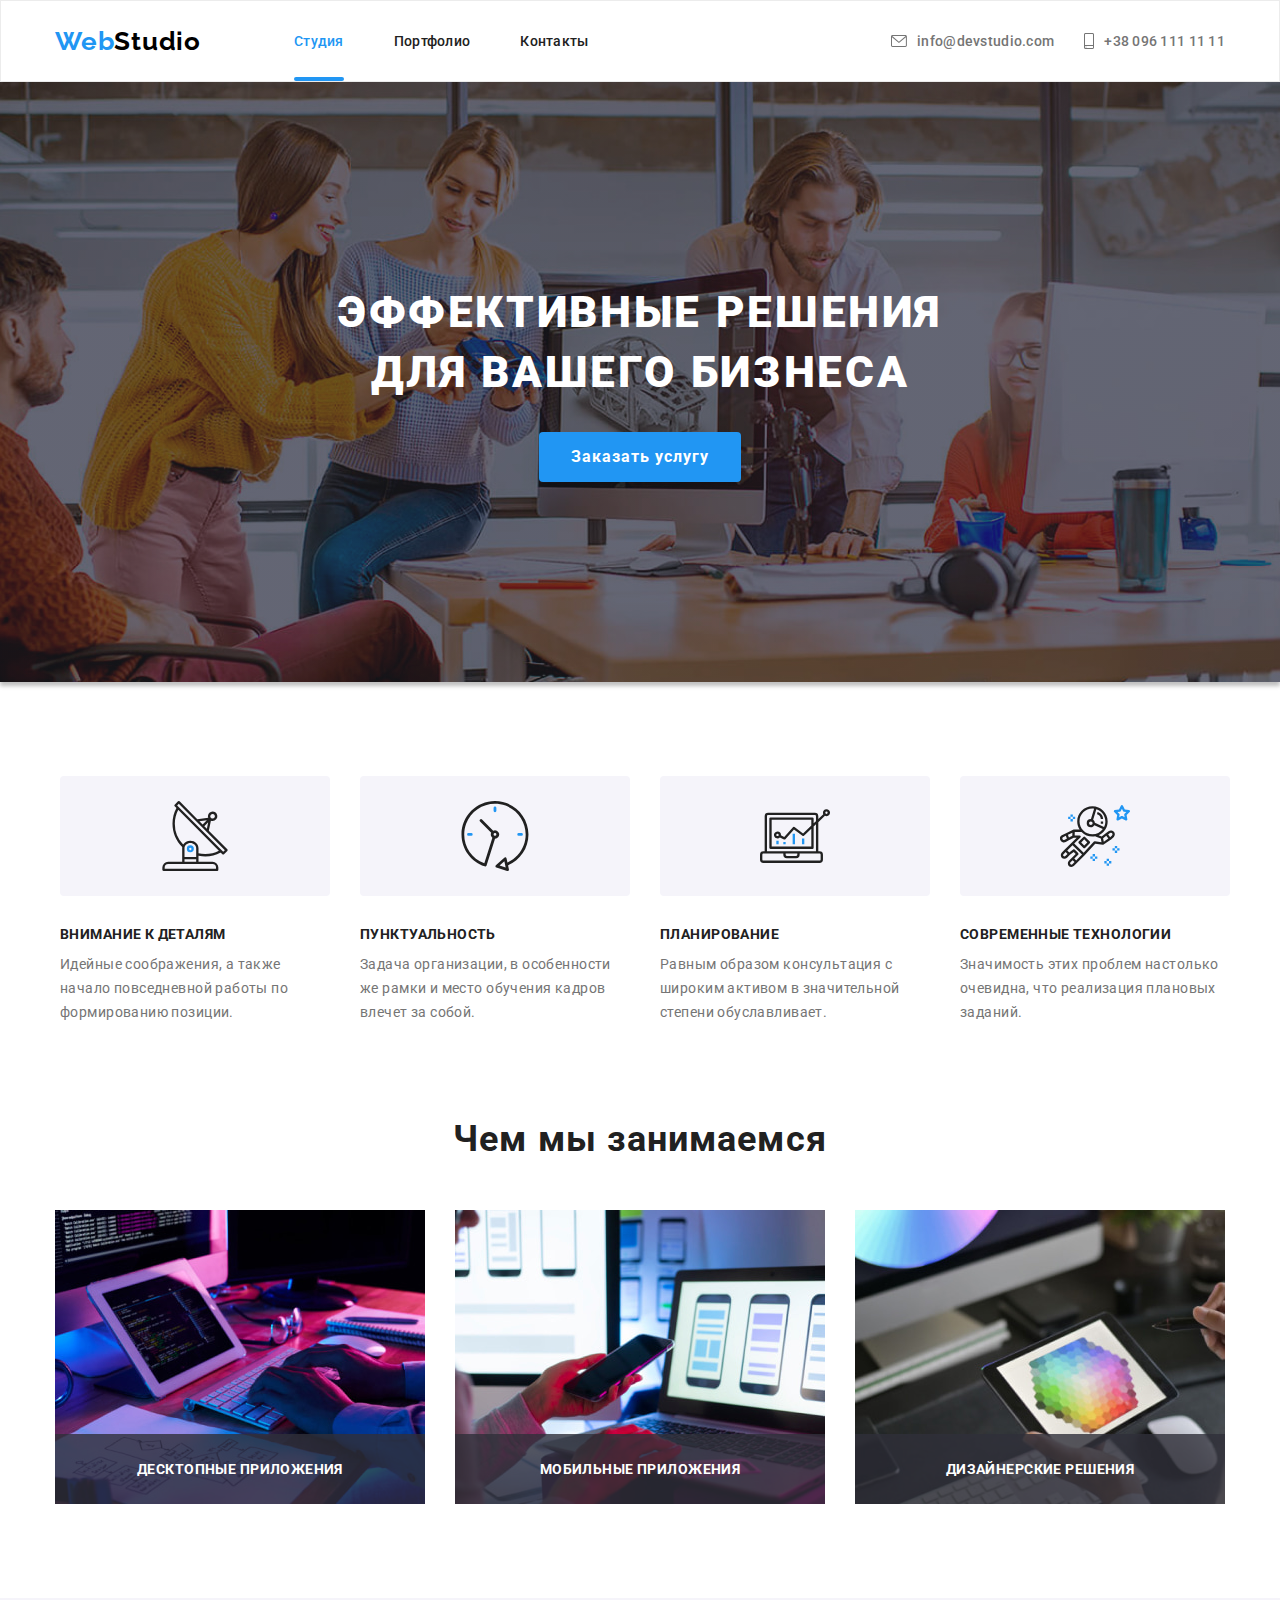
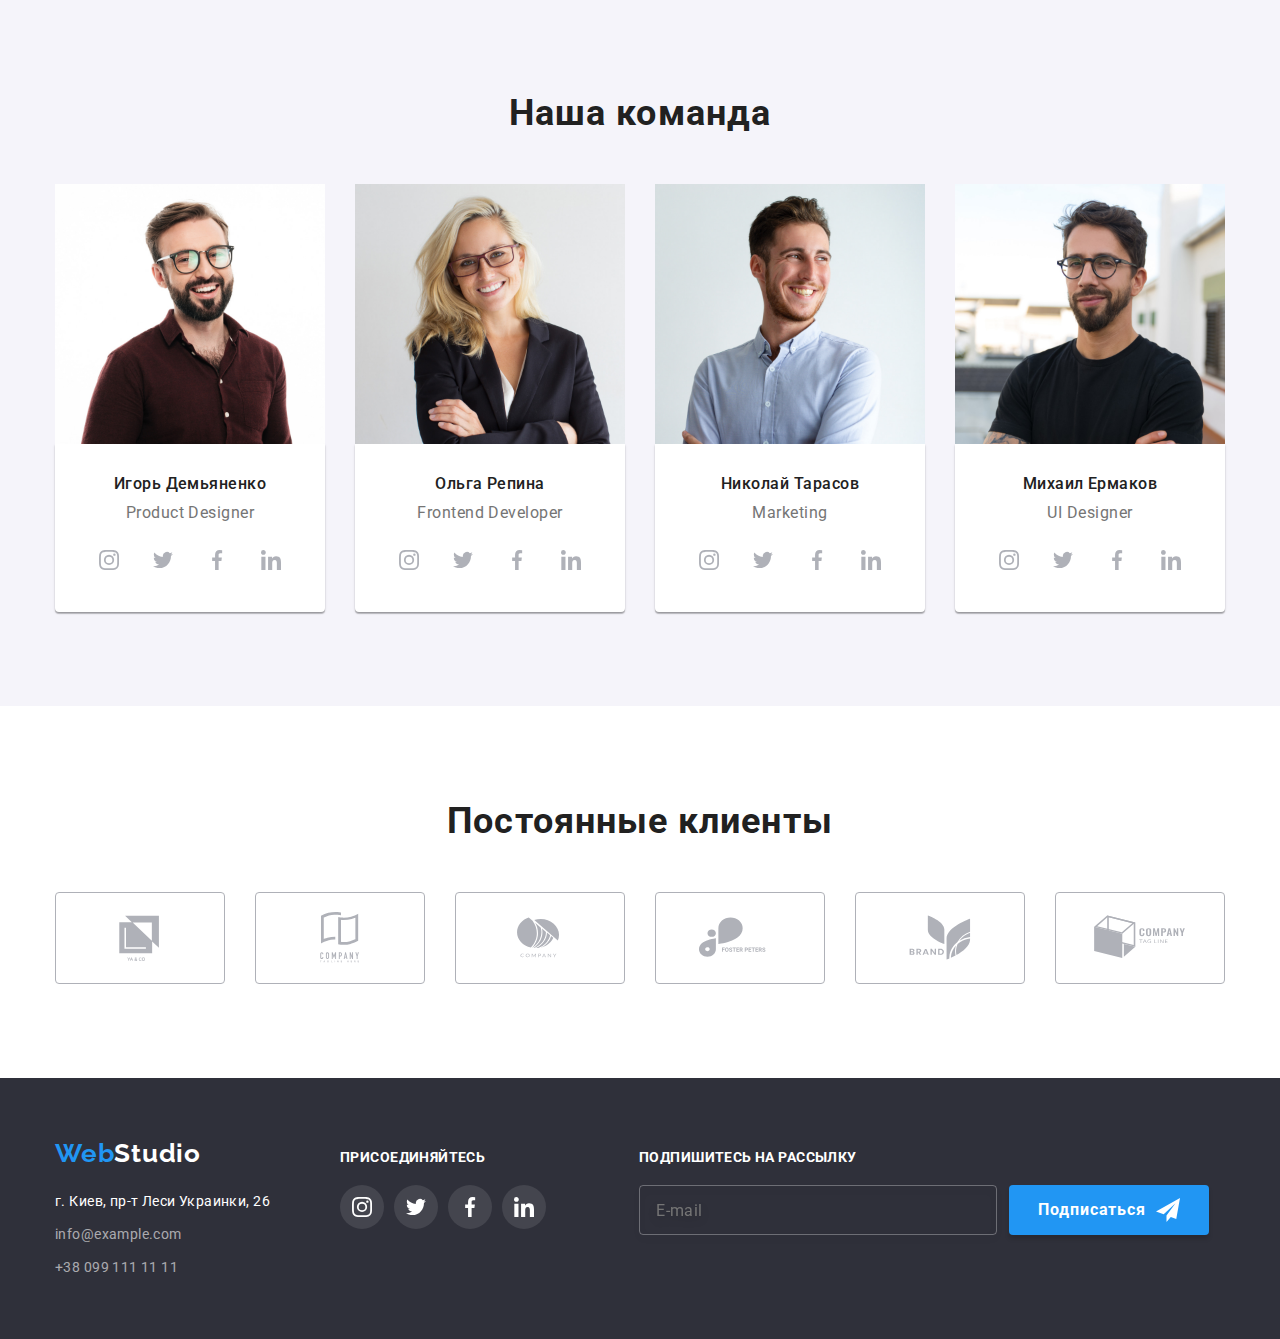
<file: index.html>
<!DOCTYPE html>
<html lang="ru">

<head>
  <meta charset="UTF-8" />
  <meta http-equiv="X-UA-Compatible" content="IE=edge" />
  <meta name="viewport" content="width=device-width, initial-scale=1.0" />
  <title>Студия</title>
  <!--Fonts start-->
  <link rel="preconnect" href="https://fonts.googleapis.com" />
  <link rel="preconnect" href="https://fonts.gstatic.com" crossorigin />
  <link href="https://fonts.googleapis.com/css2?family=Raleway:wght@700&family=Roboto:wght@400;500;700;900&display=swap"
    rel="stylesheet" />
  <!--Fonts end-->
  <link rel="stylesheet"
    href="https://cdnjs.cloudflare.com/ajax/libs/modern-normalize/1.1.0/modern-normalize.min.css" />
  <link rel="stylesheet" href="./css/main.min.css" />
</head>

<body>
  <!--Header section-->
  <header class="header">
    <div class="container header-container">
      <a class="logo link" href="./index.html"><span class="logo-blue">Web</span><span class="logo-black">Studio</span>
      </a>
      <nav class="header-nav">
        <ul class="header-list list">
          <li class="header-item">
            <a class="header-link header-link-current link" href="./index.html">Студия</a>
          </li>
          <li class="header-item">
            <a class="header-link link" href="./portfolio.html">Портфолио</a>
          </li>
          <li class="header-item"><a class="header-link link" href="">Контакты</a></li>
        </ul>
      </nav>
      <a class="header-mail link" href="mailto:info@devstudio.com">
        <svg class="header-icon" width="16" height="12">
          <use href="./images/icons.svg#mail"></use>
        </svg>
        info@devstudio.com</a>
      <a class="header-phone link" href="tel:+380961111111">
        <svg class="header-icon" width="10" height="16">
          <use href="./images/icons.svg#smartphone"></use>
        </svg>+38 096 111 11 11</a>
    </div>
  </header>
  <!-- Main section -->
  <main>
    <!--Hero section-->
    <section class="hero">
      <div class="container">
        <h1 class="main-title">Эффективные решения для вашего бизнеса</h1>
        <button class="btn btn-mode-blue" type="button" data-modal-open>Заказать услугу</button>
        <div class="backdrop is-hidden" data-modal>
          <div class="modal">
            <button class="modal-btn" data-modal-close>
              <svg class="modal-btn-icon" width="18" height="18">
                <use href="./images/icons.svg#icon-close"></use>
              </svg>
            </button>
            <form class="modal-form">
              <strong class="form-title">Оставьте свои данные, мы вам перезвоним</strong>
              <div class="form-group" role="group">
                <label class="form-wrap">
                  <span class="form-label">Имя</span>
                  <input class="form-input" type="text" name="user-name">
                  <svg class="form-icon" width="18" height="18">
                    <use href="./images/icons.svg#icon-name"></use>
                  </svg>
                </label>

                <label class="form-wrap">
                  <span class="form-label">Телефон</span>
                  <input class="form-input" type="tel" name="user-phone">
                  <svg class="form-icon" width="18" height="18">
                    <use href="./images/icons.svg#icon-tel"></use>
                  </svg>
                </label>

                <label class="form-wrap">
                  <span class="form-label">Почта</span>
                  <input class="form-input" type="email" name="user-email">
                  <svg class="form-icon" width="18" height="18">
                    <use href="./images/icons.svg#icon-email"></use>
                  </svg>
                </label>

                <label class="form-wrap">
                  <span class="form-label">Комментарий</span>
                  <textarea class="form-message" type="text" name="user-message" rows="5"
                    placeholder="Введите текст"></textarea>
                </label>
              </div>

              <label class="form-agreement">
                <input class="form-checkbox visually-hidden" type="checkbox" name="agreement">
                <svg class="form-icon-checkbox" width="16" height="15">
                  <use class="form-icon-uncheck" href="./images/icons.svg#icon-check-border"></use>
                  <use class="form-icon-check" href="./images/icons.svg#icon-check"></use>
                </svg>
                <span class="form-agreement-text">Соглашаюсь с рассылкой и принимаю <a class="form-agreement-link"
                    href="">Условия
                    договора</a></span>
              </label>
              <button class="modal-form-btn" type="submit">Отправить</button>
            </form>
          </div>
        </div>
      </div>
    </section>
    <!--Feature section-->
    <section class="section features">
      <div class="container">
        <h2 class="features__title visually-hidden">Особенности</h2>
        <ul class="features-list list">
          <li class="features-list__item">
            <div class="features-list__icon">
              <svg width="70" height="70">
                <use href="./images/icons.svg#antena"></use>
              </svg>
            </div>
            <h3 class="features__subtitle">Внимание к деталям</h3>
            <p class="features__desc">
              Идейные соображения, а также начало повседневной работы по формированию позиции.
            </p>
          </li>
          <li class="features-list__item">
            <div class="features-list__icon">
              <svg width="70" height="70">
                <use href="./images/icons.svg#clock"></use>
              </svg>
            </div>
            <h3 class="features__subtitle">Пунктуальность</h3>
            <p class="features__desc">
              Задача организации, в особенности же рамки и место обучения кадров влечет за собой.
            </p>
          </li>
          <li class="features-list__item">
            <div class="features-list__icon">
              <svg width="70" height="70">
                <use href="./images/icons.svg#diagram"></use>
              </svg>
            </div>
            <h3 class="features__subtitle">Планирование</h3>
            <p class="features__desc">
              Равным образом консультация с широким активом в значительной степени обуславливает.
            </p>
          </li>
          <li class="features-list__item">
            <div class="features-list__icon">
              <svg width="70" height="70">
                <use href="./images/icons.svg#astronaut"></use>
              </svg>
            </div>
            <h3 class="features__subtitle">Современные технологии</h3>
            <p class="features__desc">
              Значимость этих проблем настолько очевидна, что реализация плановых заданий.
            </p>
          </li>
        </ul>
      </div>
    </section>

    <!--Work section-->
    <section class="section work">
      <div class="container">
        <h2 class="work__title">Чем мы занимаемся</h2>
        <ul class="work__list card-set list">
          <li class="work__item card-set-item">
            <div class="work-overlay">
              <img class="work-overlay__img" src="./images/work/box-1.jpg" alt="верстка" width="370" height="294" />
              <p class="work-overlay__title">Десктопные приложения</p>
            </div>

          </li>
          <li class="work__item card-set-item">
            <div class="work-overlay">
              <img class="work-overlay__img" src="./images/work/box-2.jpg" alt="адаптирование" width="370"
                height="294" />
              <p class="work-overlay__title">Мобильные приложения</p>
            </div>
          </li>
          <li class="work__item card-set-item">
            <div class="work-overlay">
              <img class="work-overlay__img" src="./images/work/box-3.jpg" alt="палитра" width="370" height="294" />
              <p class="work-overlay__title">Дизайнерские решения</p>
            </div>
          </li>
        </ul>
      </div>
    </section>
    <!--Team section-->
    <section class="section team">
      <div class="container">
        <h2 class="team-title">Наша команда</h2>
        <ul class="team-list card-set list">
          <li class="team-item card-set-item">
            <img class="team-img" src="./images/team/team-1.jpg" alt="Игорь Демьяненко" width="270" height="260" />
            <div class="team-wrapper">
              <h3 class="team-subtitle">Игорь Демьяненко</h3>
              <p class="team-desc" lang="en">Product Designer</p>
              <ul class="socials list">
                <li class="socials-item">
                  <a class="socials-link link" href="" target="_blank" rel="noopener norefferre"
                    aria-label="иконка Инстаграм">
                    <svg class="socials-icon" width="20" height="20">
                      <use href="./images/icons.svg#instagram"></use>
                    </svg>
                  </a>
                </li>
                <li class="socials-item">
                  <a class="socials-link link" href="" target="_blank" rel="noopener norefferre"
                    aria-label="иконка Твиттер">
                    <svg class="socials-icon" width="20" height="20">
                      <use href="./images/icons.svg#twitter"></use>
                    </svg>
                  </a>
                </li>
                <li class="socials-item">
                  <a class="socials-link link" href="" target="_blank" rel="noopener norefferre"
                    aria-label="иконка Фейсбук">
                    <svg class="socials-icon" width="20" height="20">
                      <use href="./images/icons.svg#facebook"></use>
                    </svg>
                  </a>
                </li>
                <li class="socials-item">
                  <a class="socials-link link" href="" target="_blank" rel="noopener norefferre"
                    aria-label="иконка Линкедин">
                    <svg class="socials-icon" width="20" height="20">
                      <use href="./images/icons.svg#linkedin"></use>
                    </svg>
                  </a>
                </li>
              </ul>
            </div>
          </li>
          <li class="team-item card-set-item">
            <img class="team-img" src="./images/team/team-2.jpg" alt="Ольга Репина" width="270" height="260" />
            <div class="team-wrapper">
              <h3 class="team-subtitle">Ольга Репина</h3>
              <p class="team-desc" lang="en">Frontend Developer</p>
              <ul class="socials list">
                <li class="socials-item">
                  <a class="socials-link link" href="" target="_blank" rel="noopener norefferre"
                    aria-label="иконка Инстаграм">
                    <svg class="socials-icon" width="20" height="20">
                      <use href="./images/icons.svg#instagram"></use>
                    </svg>
                  </a>
                </li>
                <li class="socials-item">
                  <a class="socials-link link" href="" target="_blank" rel="noopener norefferre"
                    aria-label="иконка Твиттер">
                    <svg class="socials-icon" width="20" height="20">
                      <use href="./images/icons.svg#twitter"></use>
                    </svg>
                  </a>
                </li>
                <li class="socials-item">
                  <a class="socials-link link" href="" target="_blank" rel="noopener norefferre"
                    aria-label="иконка Фейсбук">
                    <svg class="socials-icon" width="20" height="20">
                      <use href="./images/icons.svg#facebook"></use>
                    </svg>
                  </a>
                </li>
                <li class="socials-item">
                  <a class="socials-link link" href="" target="_blank" rel="noopener norefferre"
                    aria-label="иконка Линкедин">
                    <svg class="socials-icon" width="20" height="20">
                      <use href="./images/icons.svg#linkedin"></use>
                    </svg>
                  </a>
                </li>
              </ul>
            </div>
          </li>
          <li class="team-item card-set-item">
            <img class="team-img" src="./images/team/team-3.jpg" alt="Николай Тарасов" width="270" height="260" />
            <div class="team-wrapper">
              <h3 class="team-subtitle">Николай Тарасов</h3>
              <p class="team-desc" lang="en">Marketing</p>
              <ul class="socials list">
                <li class="socials-item">
                  <a class="socials-link link" href="" target="_blank" rel="noopener norefferre"
                    aria-label="иконка Инстаграм">
                    <svg class="socials-icon" width="20" height="20">
                      <use href="./images/icons.svg#instagram"></use>
                    </svg>
                  </a>
                </li>
                <li class="socials-item">
                  <a class="socials-link link" href="" target="_blank" rel="noopener norefferre"
                    aria-label="иконка Твиттер">
                    <svg class="socials-icon" width="20" height="20">
                      <use href="./images/icons.svg#twitter"></use>
                    </svg>
                  </a>
                </li>
                <li class="socials-item">
                  <a class="socials-link link" href="" target="_blank" rel="noopener norefferre"
                    aria-label="иконка Фейсбук">
                    <svg class="socials-icon" width="20" height="20">
                      <use href="./images/icons.svg#facebook"></use>
                    </svg>
                  </a>
                </li>
                <li class="socials-item">
                  <a class="socials-link link" href="" target="_blank" rel="noopener norefferre"
                    aria-label="иконка Линкедин">
                    <svg class="socials-icon" width="20" height="20">
                      <use href="./images/icons.svg#linkedin"></use>
                    </svg>
                  </a>
                </li>
              </ul>
            </div>
          </li>
          <li class="team-item card-set-item">
            <img class="team-img" src="./images/team/team-4.jpg" alt="Михаил Ермаков" width="270" height="260" />
            <div class="team-wrapper">
              <h3 class="team-subtitle">Михаил Ермаков</h3>
              <p class="team-desc" lang="en">UI Designer</p>
              <ul class="socials list">
                <li class="socials-item">
                  <a class="socials-link link" href="" target="_blank" rel="noopener norefferre"
                    aria-label="иконка Инстаграм">
                    <svg class="socials-icon" width="20" height="20">
                      <use href="./images/icons.svg#instagram"></use>
                    </svg>
                  </a>
                </li>
                <li class="socials-item">
                  <a class="socials-link link" href="" target="_blank" rel="noopener norefferre"
                    aria-label="иконка Твиттер">
                    <svg class="socials-icon" width="20" height="20">
                      <use href="./images/icons.svg#twitter"></use>
                    </svg>
                  </a>
                </li>
                <li class="socials-item">
                  <a class="socials-link link" href="" target="_blank" rel="noopener norefferre"
                    aria-label="иконка Фейсбук">
                    <svg class="socials-icon" width="20" height="20">
                      <use href="./images/icons.svg#facebook"></use>
                    </svg>
                  </a>
                </li>
                <li class="socials-item">
                  <a class="socials-link link" href="" target="_blank" rel="noopener norefferre"
                    aria-label="иконка Линкедин">
                    <svg class="socials-icon" width="20" height="20">
                      <use href="./images/icons.svg#linkedin"></use>
                    </svg>
                  </a>
                </li>
              </ul>
            </div>
          </li>
        </ul>
      </div>
    </section>
    <!-- Clients section -->
    <section class="section clients">
      <div class="container">
        <h2 class="clients__title">Постоянные клиенты</h2>
        <ul class="clients__list list">
          <li class="clients__item">
            <a class="clients__link" href="">
              <svg class="clients__icon" width="106" height="60">
                <use href="./images/icons.svg#client-1"></use>
              </svg>
            </a>
          </li>
          <li class="clients__item">
            <a class="clients__link" href="">
              <svg class="clients__icon" width="106" height="60">
                <use href="./images/icons.svg#client-2"></use>
              </svg>
            </a>
          </li>
          <li class="clients__item">
            <a class="clients__link" href="">
              <svg class="clients__icon" width="106" height="60">
                <use href="./images/icons.svg#client-3"></use>
              </svg>
            </a>
          </li>
          <li class="clients__item">
            <a class="clients__link" href="">
              <svg class="clients__icon" width="106" height="60">
                <use href="./images/icons.svg#client-4"></use>
              </svg>
            </a>
          </li>
          <li class="clients__item">
            <a class="clients__link" href="">
              <svg class="clients__icon" width="106" height="60">
                <use href="./images/icons.svg#client-5"></use>
              </svg>
            </a>
          </li>
          <li class="clients__item">
            <a class="clients__link" href="">
              <svg class="clients__icon" width="106" height="60">
                <use href="./images/icons.svg#client-6"></use>
              </svg>
            </a>
          </li>
        </ul>
      </div>
    </section>
  </main>
  <!-- Footer section -->
  <footer class="footer">
    <div class="footer-content container">
      <div class="footer-address">
        <a class="footer-logo link" href="./index.html"><span class="logo-blue">Web</span><span
            class="logo-white">Studio</span>
        </a>
        <address class="address">
          <ul class="address-list list">
            <li class="address-item">
              <a class="address-link link" href="https://goo.gl/maps/qH796WS7kQyU1ann8" target="_blank"
                rel="noopener norefferrer">г. Киев, пр-т Леси Украинки, 26
              </a>
            </li>
            <li class="address-item">
              <a class="footer-mail link" href="mailto:info@example.com">info@example.com</a>
            </li>
            <li class="address-item">
              <a class="footer-phone link" href="tel:+380991111111">+38 099 111 11 11</a>
            </li>
          </ul>
        </address>
      </div>
      <div class="footer-socials">
        <p class="footer-title">присоединяйтесь</p>
        <ul class="footer-socials-list list">
          <li class="footer-socials-item">
            <a class="footer-socials-link link" href="" target="_blank" rel="noopener norefferre"
              aria-label="иконка Инстаграм">
              <svg class="socials-icon" width="20" height="20">
                <use href="./images/icons.svg#instagram"></use>
              </svg>
            </a>
          </li>
          <li class="footer-socials-item">
            <a class="footer-socials-link link" href="" target="_blank" rel="noopener norefferre"
              aria-label="иконка Твиттер">
              <svg class="socials-icon" width="20" height="20">
                <use href="./images/icons.svg#twitter"></use>
              </svg>
            </a>
          </li>
          <li class="footer-socials-item">
            <a class="footer-socials-link link" href="" target="_blank" rel="noopener norefferre"
              aria-label="иконка Фейсбук">
              <svg class="socials-icon" width="20" height="20">
                <use href="./images/icons.svg#facebook"></use>
              </svg>
            </a>
          </li>
          <li class="footer-socials-item">
            <a class="footer-socials-link link" href="" target="_blank" rel="noopener norefferre"
              aria-label="иконка Линкедин">
              <svg class="socials-icon" width="20" height="20">
                <use href="./images/icons.svg#linkedin"></use>
              </svg>
            </a>
          </li>
        </ul>
      </div>
      <div class="footer-form">
        <p class="footer-form-title">Подпишитесь на рассылку</p>
        <form class="form">
          <label class="footer-form-label">
            <input class="footer-form-input" type="email" name="user-emil" placeholder="E-mail">
            <button class="footer-btn" type="button">Подписаться
              <svg class="footer-btn-icon" width="24" height="24">
                <use href="./images/icons.svg#icon-send"></use>
              </svg>
            </button>
          </label>
        </form>
      </div>
  </footer>
  <script src="./js/modal.js"></script>
</body>

</html>
</file>
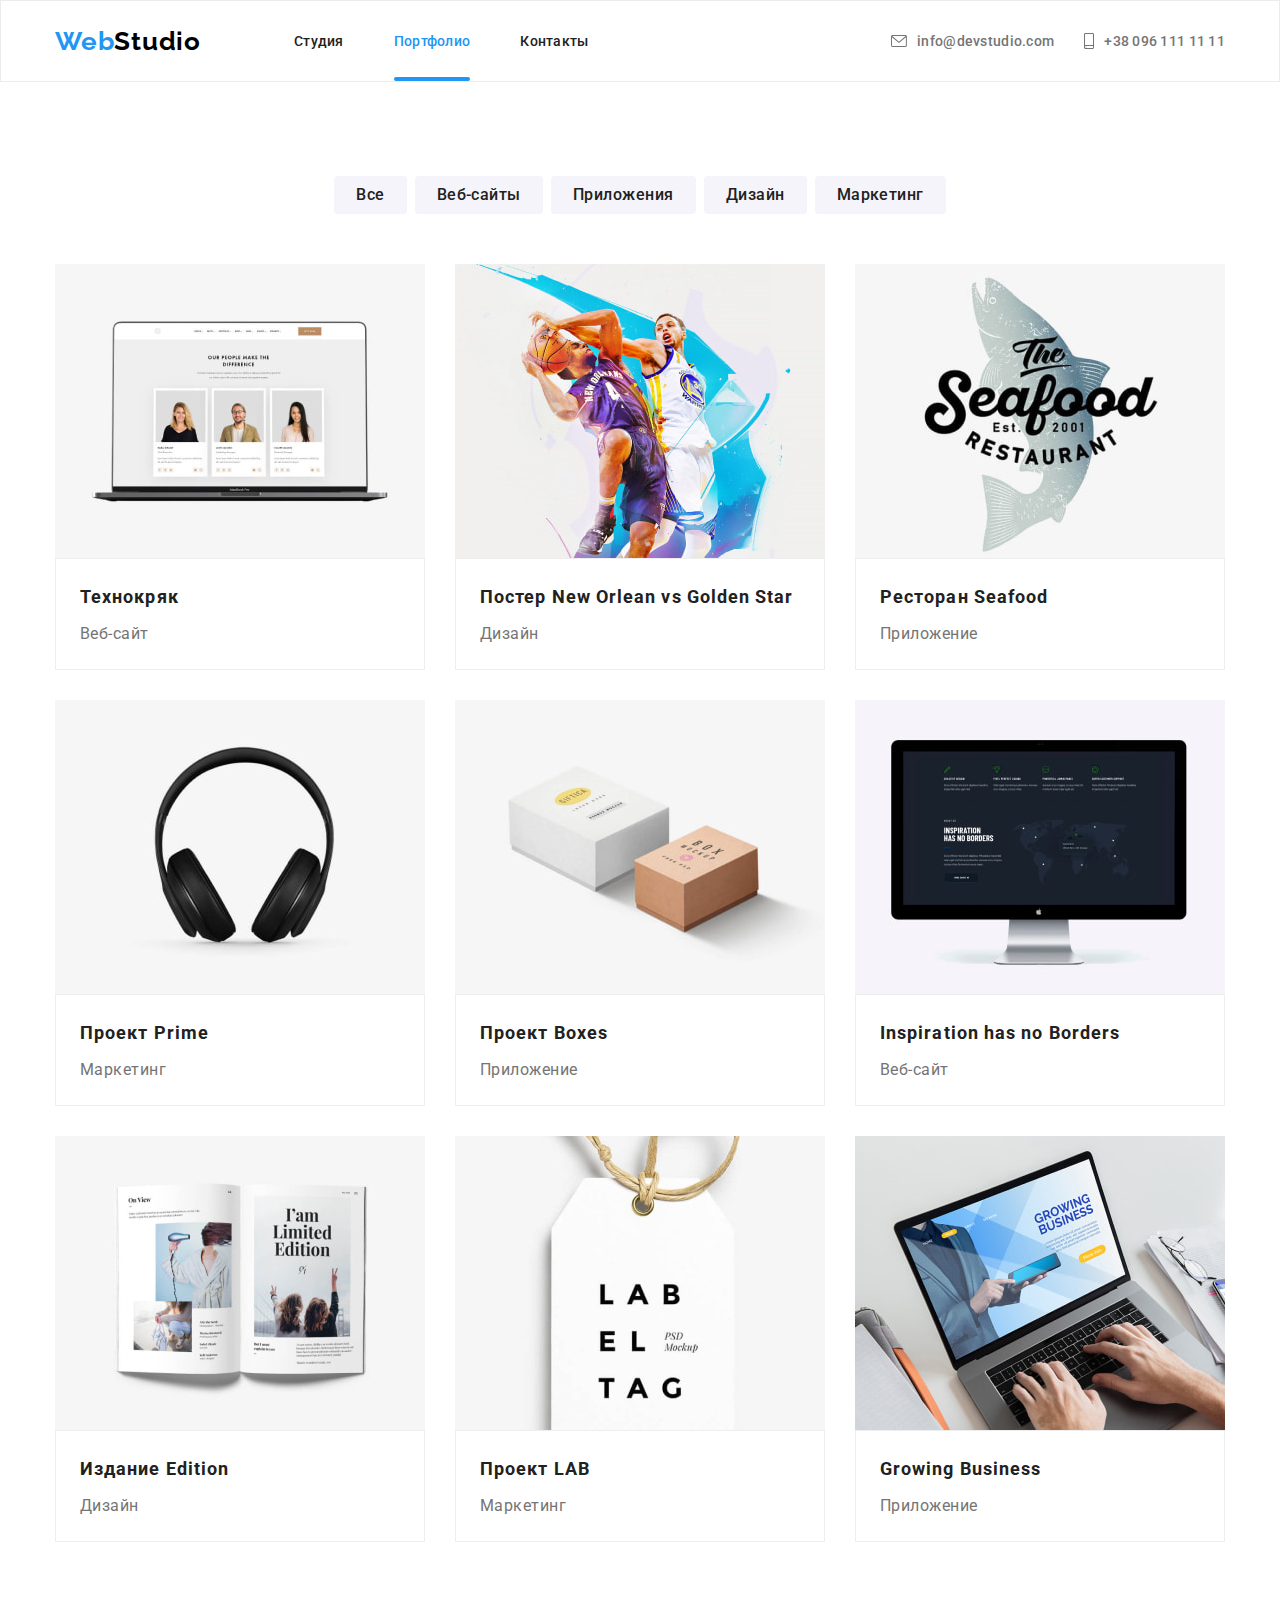
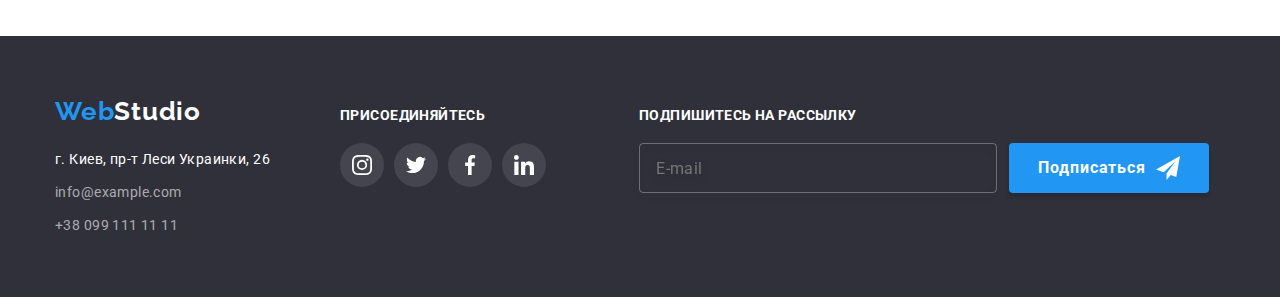
<file: portfolio.html>
<!DOCTYPE html>
<html lang="ru">

<head>
  <meta charset="UTF-8" />
  <meta http-equiv="X-UA-Compatible" content="IE=edge" />
  <meta name="viewport" content="width=device-width, initial-scale=1.0" />
  <title>Портфолио</title>
  <!--Fonts start-->
  <link rel="preconnect" href="https://fonts.googleapis.com" />
  <link rel="preconnect" href="https://fonts.gstatic.com" crossorigin />
  <link href="https://fonts.googleapis.com/css2?family=Raleway:wght@700&family=Roboto:wght@400;500;700;900&display=swap"
    rel="stylesheet" />
  <!--Fonts end-->
  <link rel="stylesheet"
    href="https://cdnjs.cloudflare.com/ajax/libs/modern-normalize/1.1.0/modern-normalize.min.css" />
  <link rel="stylesheet" href="./css/main.min.css" />
</head>

<body>
  <!--Header section-->
  <header class="header">
    <div class="container header-container">
      <a class="logo link" href="./index.html"><span class="logo-blue">Web</span><span class="logo-black">Studio</span>
      </a>
      <nav class="header-nav">
        <ul class="header-list list">
          <li class="header-item">
            <a class="header-link link" href="./index.html">Студия</a>
          </li>
          <li class="header-item">
            <a class="header-link header-link-current link" href="./portfolio.html">Портфолио</a>
          </li>
          <li class="header-item"><a class="header-link link" href="">Контакты</a></li>
        </ul>
      </nav>
      <a class="header-mail link" href="mailto:info@devstudio.com">
        <svg class="header-icon" width="16" height="12">
          <use href="./images/icons.svg#mail"></use>
        </svg>
        info@devstudio.com</a>
      <a class="header-phone link" href="tel:+380961111111">
        <svg class="header-icon" width="10" height="16">
          <use href="./images/icons.svg#smartphone"></use>
        </svg>+38 096 111 11 11</a>
    </div>
  </header>

  <!-- Main section -->
  <main>
    <!--Project section-->
    <section class="section project">
      <div class="container">
        <h1 class="main-title visually-hidden">Наши проекты</h1>
        <!--Filters-->
        <ul class="filter-list list">
          <li class="filter-item">
            <button class="btn-filter btn-mode-grey btn" type="button">Все</button>
          </li>
          <li class="filter-item">
            <button class="btn-filter btn-mode-grey btn" type="button">Веб-сайты</button>
          </li>
          <li class="filter-item">
            <button class="btn-filter btn-mode-grey btn" type="button">Приложения</button>
          </li>
          <li class="filter-item">
            <button class="btn-filter btn-mode-grey btn" type="button">Дизайн</button>
          </li>
          <li class="filter-item">
            <button class="btn-filter btn-mode-grey btn" type="button">Маркетинг</button>
          </li>
        </ul>
        <!--Projects-->
        <ul class="project-list card-set list">
          <li class="project-item card-set-item">
            <a class="project-link link" href="">
              <div class="project-overlay">
                <img class="project-img" src="./images/projects/project-1.jpg" alt="Технокряк" width="370"
                  height="294" />
                <p class="project-overlay-desc">
                  Ресурс предлагает комплексные предложения с разным уровнем функционала и
                  сервисов. Все это позволит посетителю получить исчерпывающие сведения о компании
                  или частном лице.
                </p>
              </div>
              <div class="project-wrapper">
                <h2 class="project-subtitle">Технокряк</h2>
                <p class="project-desc">Веб-сайт</p>
              </div>
            </a>
          </li>
          <li class="project-item card-set-item">
            <a class="project-link link" href="">
              <div class="project-overlay">
                <img class="project-img" src="./images/projects/project-2.jpg" alt="Постер New Orlean vs Golden Star"
                  width="370" height="294" />
                <p class="project-overlay-desc">
                  Ресурс предлагает комплексные предложения с разным уровнем функционала и
                  сервисов. Все это позволит посетителю получить исчерпывающие сведения о компании
                  или частном лице.
                </p>
              </div>
              <div class="project-wrapper">
                <h2 class="project-subtitle">
                  Постер <span lang="en"> New Orlean vs Golden Star </span>
                </h2>
                <p class="project-desc">Дизайн</p>
              </div>
            </a>
          </li>
          <li class="project-item card-set-item">
            <a class="project-link link" href="">
              <div class="project-overlay">
                <img class="project-img" src="./images/projects/project-3.jpg" alt="Ресторан Seafood" width="370"
                  height="294" />
                <p class="project-overlay-desc">
                  Ресурс предлагает комплексные предложения с разным уровнем функционала и
                  сервисов. Все это позволит посетителю получить исчерпывающие сведения о компании
                  или частном лице.
                </p>
              </div>
              <div class="project-wrapper">
                <h2 class="project-subtitle">Ресторан <span lang="en">Seafood</span></h2>
                <p class="project-desc">Приложение</p>
              </div>
            </a>
          </li>
          <li class="project-item card-set-item">
            <a class="project-link link" href="">
              <div class="project-overlay">
                <img class="project-img" src="./images/projects/project-4.jpg" alt="Проект Prime" width="370"
                  height="294" />
                <p class="project-overlay-desc">
                  Ресурс предлагает комплексные предложения с разным уровнем функционала и
                  сервисов. Все это позволит посетителю получить исчерпывающие сведения о компании
                  или частном лице.
                </p>
              </div>
              <div class="project-wrapper">
                <h2 class="project-subtitle">Проект <span lang="en">Prime</span></h2>
                <p class="project-desc">Маркетинг</p>
              </div>
            </a>
          </li>
          <li class="project-item card-set-item">
            <a class="project-link link" href="">
              <div class="project-overlay">
                <img class="project-img" src="./images/projects/project-5.jpg" alt="Проект Boxes" width="370"
                  height="294" />
                <p class="project-overlay-desc">
                  Ресурс предлагает комплексные предложения с разным уровнем функционала и
                  сервисов. Все это позволит посетителю получить исчерпывающие сведения о компании
                  или частном лице.
                </p>
              </div>
              <div class="project-wrapper">
                <h2 class="project-subtitle">Проект <span lang="en">Boxes </span></h2>
                <p class="project-desc">Приложение</p>
              </div>
            </a>
          </li>
          <li class="project-item card-set-item">
            <a class="project-link link" href="">
              <div class="project-overlay">
                <img class="project-img" src="./images/projects/project-6.jpg" alt="Inspiration has no Borders"
                  width="370" height="294" />
                <p class="project-overlay-desc">
                  Ресурс предлагает комплексные предложения с разным уровнем функционала и
                  сервисов. Все это позволит посетителю получить исчерпывающие сведения о компании
                  или частном лице.
                </p>
              </div>
              <div class="project-wrapper">
                <h2 class="project-subtitle" lang="en">Inspiration has no Borders</h2>
                <p class="project-desc">Веб-сайт</p>
              </div>
            </a>
          </li>
          <li class="project-item card-set-item">
            <a class="project-link link" href="">
              <div class="project-overlay">
                <img class="project-img" src="./images/projects/project-7.jpg" alt="Издание Limited Edition" width="370"
                  height="294" />
                <p class="project-overlay-desc">
                  Ресурс предлагает комплексные предложения с разным уровнем функционала и
                  сервисов. Все это позволит посетителю получить исчерпывающие сведения о компании
                  или частном лице.
                </p>
              </div>
              <div class="project-wrapper">
                <h2 class="project-subtitle">Издание <span lang="en">Edition</span></h2>
                <p class="project-desc">Дизайн</p>
              </div>
            </a>
          </li>
          <li class="project-item card-set-item">
            <a class="project-link link" href="">
              <div class="project-overlay">
                <img class="project-img" src="./images/projects/project-8.jpg" alt="Проект LAB" width="370"
                  height="294" />
                <p class="project-overlay-desc">
                  Ресурс предлагает комплексные предложения с разным уровнем функционала и
                  сервисов. Все это позволит посетителю получить исчерпывающие сведения о компании
                  или частном лице.
                </p>
              </div>
              <div class="project-wrapper">
                <h2 class="project-subtitle">Проект <span lang="en">LAB</span></h2>
                <p class="project-desc">Маркетинг</p>
              </div>
            </a>
          </li>
          <li class="project-item card-set-item">
            <a class="project-link link" href="">
              <div class="project-overlay">
                <img class="project-img" src="./images/projects/project-9.jpg" alt="Growing Business" width="370"
                  height="294" />
                <p class="project-overlay-desc">
                  Ресурс предлагает комплексные предложения с разным уровнем функционала и
                  сервисов. Все это позволит посетителю получить исчерпывающие сведения о компании
                  или частном лице.
                </p>
              </div>
              <div class="project-wrapper">
                <h2 class="project-subtitle" lang="en">Growing Business</h2>
                <p class="project-desc">Приложение</p>
              </div>
            </a>
          </li>
        </ul>
      </div>
    </section>
  </main>

  <!-- Footer section -->
  <footer class="footer">
    <div class="footer-content container">
      <div class="footer-address">
        <a class="footer-logo link" href="./index.html"><span class="logo-blue">Web</span><span
            class="logo-white">Studio</span>
        </a>
        <address class="address">
          <ul class="address-list list">
            <li class="address-item">
              <a class="address-link link" href="https://goo.gl/maps/qH796WS7kQyU1ann8" target="_blank"
                rel="noopener norefferrer">г. Киев, пр-т Леси Украинки, 26
              </a>
            </li>
            <li class="address-item">
              <a class="footer-mail link" href="mailto:info@example.com">info@example.com</a>
            </li>
            <li class="address-item">
              <a class="footer-phone link" href="tel:+380991111111">+38 099 111 11 11</a>
            </li>
          </ul>
        </address>
      </div>
      <div class="footer-socials">
        <p class="footer-title">присоединяйтесь</p>
        <ul class="footer-socials-list list">
          <li class="footer-socials-item">
            <a class="footer-socials-link link" href="" target="_blank" rel="noopener norefferre"
              aria-label="иконка Инстаграм">
              <svg class="socials-icon" width="20" height="20">
                <use href="./images/icons.svg#instagram"></use>
              </svg>
            </a>
          </li>
          <li class="footer-socials-item">
            <a class="footer-socials-link link" href="" target="_blank" rel="noopener norefferre"
              aria-label="иконка Твиттер">
              <svg class="socials-icon" width="20" height="20">
                <use href="./images/icons.svg#twitter"></use>
              </svg>
            </a>
          </li>
          <li class="footer-socials-item">
            <a class="footer-socials-link link" href="" target="_blank" rel="noopener norefferre"
              aria-label="иконка Фейсбук">
              <svg class="socials-icon" width="20" height="20">
                <use href="./images/icons.svg#facebook"></use>
              </svg>
            </a>
          </li>
          <li class="footer-socials-item">
            <a class="footer-socials-link link" href="" target="_blank" rel="noopener norefferre"
              aria-label="иконка Линкедин">
              <svg class="socials-icon" width="20" height="20">
                <use href="./images/icons.svg#linkedin"></use>
              </svg>
            </a>
          </li>
        </ul>
      </div>
      <div class="footer-form">
        <p class="footer-form-title">Подпишитесь на рассылку</p>
        <form class="form">
          <label class="footer-form-label">
            <input class="footer-form-input" type="email" name="user-emil" placeholder="E-mail" />
            <button class="footer-btn" type="button">
              Подписаться
              <svg class="footer-btn-icon" width="24" height="24">
                <use href="./images/icons.svg#icon-send"></use>
              </svg>
            </button>
          </label>
        </form>
      </div>
    </div>
  </footer>
</body>

</html>
</file>
<file: css/main.min.css>
:root{--main-font: "Roboto", sans-serif;--secondary-font: "Raleway", sans-serif;--main-txt-cl: #212121;--secondary-txt-cl: #757575;--light-txt-cl: #ffffff;--accent-txt-cl: #2196f3;--dark-bg-cl: #2f303a;--light-bg-cl: #f5f4fa;--indent: 30px;--items: 3;--animation: 250ms cubic-bezier(0.4, 0, 0.2, 1)}.visually-hidden{position:absolute;width:1px;height:1px;margin:-1px;border:0;padding:0;white-space:nowrap;-webkit-clip-path:inset(100%);clip-path:inset(100%);clip:rect(0 0 0 0);overflow:hidden}html{-webkit-box-sizing:border-box;box-sizing:border-box}body{font-family:var(--main-font);color:var(--main-txt-cl)}h1,h2,h3,h4,h5,h6,p{margin:0}img{display:block}.link{text-decoration:none;color:currentColor}.list{padding:0;margin:0;list-style:none}.card-set{display:-webkit-box;display:-ms-flexbox;display:flex;-ms-flex-wrap:wrap;flex-wrap:wrap;gap:var(--indent)}.card-set-item{-ms-flex-preferred-size:calc((100% - var(--indent)*(var(--items) - 1))/var(--items));flex-basis:calc((100% - var(--indent)*(var(--items) - 1))/var(--items))}.container{width:1200px;margin-left:auto;margin-right:auto;padding-left:15px;padding-right:15px;outline-offset:-2px}.section{padding-top:94px;padding-bottom:94px}.btn{font-family:var(--main-font);font-size:16px;cursor:pointer;background-color:rgba(0,0,0,0);-webkit-transition:background-color var(--animation),color var(--animation);transition:background-color var(--animation),color var(--animation)}.btn:hover,.btn:focus{background-color:var(--accent-txt-cl);color:var(--light-txt-cl)}.btn-mode-blue{min-width:200px;min-height:50px;padding:8px 30px;background-color:var(--accent-txt-cl);color:var(--light-txt-cl);font-weight:700;line-height:1.875;letter-spacing:.06em;-webkit-box-shadow:0px 4px 4px rgba(0,0,0,.15);box-shadow:0px 4px 4px rgba(0,0,0,.15);border-radius:4px;border-color:rgba(0,0,0,0)}.btn-mode-blue:hover{background-color:#188ce8}.btn-mode-grey{min-width:145;min-height:38;padding:4px 20px;background-color:var(--light-bg-cl);color:var(--main-txt-cl);font-weight:500;line-height:1.625;text-align:center;letter-spacing:.03em;background:#f5f4fa;border-radius:4px;border-color:rgba(0,0,0,0)}.footer-btn{display:-webkit-inline-box;display:-ms-inline-flexbox;display:inline-flex;-webkit-box-align:center;-ms-flex-align:center;align-items:center;text-align:center;-webkit-box-pack:center;-ms-flex-pack:center;justify-content:center;gap:10px;width:200px;height:50px;color:#fff;background:#2196f3;-webkit-box-shadow:0px 4px 4px rgba(0,0,0,.15);box-shadow:0px 4px 4px rgba(0,0,0,.15);border-radius:4px;border-color:rgba(0,0,0,0);font-weight:700;font-size:16px;line-height:1.875;letter-spacing:.06em;cursor:pointer}.btn-filter:hover,.btn-filter:focus{-webkit-filter:drop-shadow(0px 4px 4px rgba(0, 0, 0, 0.25));filter:drop-shadow(0px 4px 4px rgba(0, 0, 0, 0.25))}.modal-btn{position:absolute;top:8px;right:8px;display:-webkit-box;display:-ms-flexbox;display:flex;-webkit-box-align:center;-ms-flex-align:center;align-items:center;-webkit-box-pack:center;-ms-flex-pack:center;justify-content:center;width:30px;height:30px;padding:0;background:#fff;border-radius:50%;border:1px solid rgba(0,0,0,.1);-webkit-filter:drop-shadow(0px 4px 4px rgba(0, 0, 0, 0.25));filter:drop-shadow(0px 4px 4px rgba(0, 0, 0, 0.25));cursor:pointer;-webkit-transition:fill var(--animation);transition:fill var(--animation)}.modal-btn:hover{fill:#2196f3}.modal-form-btn{display:-webkit-inline-box;display:-ms-inline-flexbox;display:inline-flex;-webkit-box-align:center;-ms-flex-align:center;align-items:center;text-align:center;-webkit-box-pack:center;-ms-flex-pack:center;justify-content:center;padding:10px 55px;cursor:pointer;width:200px;height:50px;background-color:#2196f3;font-weight:700;font-size:16px;line-height:1.875;letter-spacing:.06em;color:#fff;-webkit-box-shadow:0px 4px 4px rgba(0,0,0,.15);box-shadow:0px 4px 4px rgba(0,0,0,.15);border-radius:4px;border-color:rgba(0,0,0,0);-webkit-transition:background-color var(--animation);transition:background-color var(--animation)}.modal-form-btn:hover{background:#188ce8}.logo{margin-right:93px}.logo,.footer-logo{font-family:"Raleway";font-style:normal;font-weight:700;font-size:26px;line-height:1.1923076923;letter-spacing:.03em}.logo-blue{color:#2196f3}.logo-black{color:#000}.logo-white{color:#fff}.main-title{margin:0 auto;margin-bottom:30px;width:696px;font-weight:900;font-size:44px;line-height:1.3636363636;text-align:center;letter-spacing:.06em;text-transform:uppercase;color:var(--light-txt-cl)}.work__title{margin-bottom:47px;font-weight:700;font-size:36px;line-height:1.1666666667;text-align:center;letter-spacing:.03em;color:var(--main-txt-cl);text-align:center;margin-bottom:50px}.work-overlay__title{position:absolute;bottom:27px;font-weight:700;font-size:14px;line-height:1.1428571429;text-align:center;letter-spacing:.03em;text-transform:uppercase;color:#fff}.team-title{font-weight:700;font-size:36px;line-height:1.1666666667;text-align:center;letter-spacing:.03em;color:var(--main-txt-cl);text-align:center;margin-bottom:50px}.team-subtitle{margin-bottom:10px;font-weight:500;font-size:16px;line-height:1.1875;letter-spacing:.03em;text-align:center;color:var(--main-txt-cl)}.team-desc{font-weight:400;font-size:16px;line-height:1.1875;text-align:center;letter-spacing:.03em;color:#757575;margin-bottom:16px}.clients__title{font-weight:700;font-size:36px;line-height:1.1666666667;text-align:center;letter-spacing:.03em;color:var(--main-txt-cl);text-align:center;margin-bottom:50px}.footer-title{margin-bottom:20px;font-family:"Roboto";font-style:normal;font-weight:700;font-size:14px;line-height:16px;letter-spacing:.03em;text-transform:uppercase;color:#fff}.project-subtitle{margin-bottom:4px;font-weight:700;font-size:18px;line-height:2;letter-spacing:.06em;color:var(--main-txt-cl)}.project-desc{font-size:16px;line-height:1.875;letter-spacing:.03em;color:var(--secondary-txt-cl)}.project-overlay-desc{display:inline-block;position:absolute;left:0;top:0;width:100%;height:100%;padding:63px 24px;font-family:"Roboto";font-style:normal;font-weight:400;font-size:18px;line-height:1.5555555556;letter-spacing:.03em;color:#fff;-webkit-transform:translateY(100%);transform:translateY(100%);-webkit-transition:-webkit-transform var(--animation);transition:-webkit-transform var(--animation);transition:transform var(--animation);transition:transform var(--animation), -webkit-transform var(--animation)}.form-title{display:block;margin-bottom:12px;font-weight:700;font-size:20px;line-height:1.15;text-align:center;letter-spacing:.03em;color:#212121}.backdrop{position:fixed;top:0;left:0;z-index:1000;width:100%;height:100%;background-color:rgba(0,0,0,.2);-webkit-transition:opacity var(--animation),visibility var(--animation);transition:opacity var(--animation),visibility var(--animation)}.modal{position:relative;left:50%;top:50%;padding:40px;width:528px;min-height:581px;background-color:#fff;-webkit-box-shadow:0px 1px 3px rgba(0,0,0,.12),0px 1px 1px rgba(0,0,0,.14),0px 2px 1px rgba(0,0,0,.2);box-shadow:0px 1px 3px rgba(0,0,0,.12),0px 1px 1px rgba(0,0,0,.14),0px 2px 1px rgba(0,0,0,.2);border-radius:4px;-webkit-transform:translate(-50%, -50%) scale(1);transform:translate(-50%, -50%) scale(1);opacity:1;-webkit-transition:opacity var(--animation),-webkit-transform var(--animation);transition:opacity var(--animation),-webkit-transform var(--animation);transition:transform var(--animation),opacity var(--animation);transition:transform var(--animation),opacity var(--animation),-webkit-transform var(--animation)}.backdrop.is-hidden{opacity:0;visibility:hidden;pointer-events:none}.backdrop.is-hidden .modal{-webkit-transform:translate(-50%, -50%) scale(0.8);transform:translate(-50%, -50%) scale(0.8);opacity:0}.modal-form{text-align:center}.form-group{margin-bottom:20px}.form-wrap{position:relative;display:block;margin-bottom:10px}.form-wrap:last-child{margin-bottom:0}.form-label{display:block;text-align:left;margin-bottom:4px;font-weight:400;font-size:12px;line-height:1.1666666667;letter-spacing:.01em;color:#757575}.form-input{width:100%;border:1px solid rgba(33,33,33,.2);border-radius:4px;padding:11px;padding-left:42px;outline:rgba(0,0,0,0);-webkit-transition:border-color var(--animation);transition:border-color var(--animation)}.form-input:focus{border-color:#2196f3;border-radius:4px;cursor:pointer}.form-message{width:100%;border:1px solid rgba(33,33,33,.2);border-radius:4px;padding:11px;padding-left:42px;outline:rgba(0,0,0,0);-webkit-transition:border-color var(--animation);transition:border-color var(--animation)}.form-message:focus{border-color:#2196f3;border-radius:4px;cursor:pointer}.form-input:focus+.form-icon{fill:#2196f3}.form-message{resize:none;height:120px;padding:12px 16px}.form-message::-webkit-input-placeholder{font-weight:400;font-size:12px;line-height:1.1666666667;letter-spacing:.01em;color:rgba(117,117,117,.5)}.form-message::-moz-placeholder{font-weight:400;font-size:12px;line-height:1.1666666667;letter-spacing:.01em;color:rgba(117,117,117,.5)}.form-message:-ms-input-placeholder{font-weight:400;font-size:12px;line-height:1.1666666667;letter-spacing:.01em;color:rgba(117,117,117,.5)}.form-message::-ms-input-placeholder{font-weight:400;font-size:12px;line-height:1.1666666667;letter-spacing:.01em;color:rgba(117,117,117,.5)}.form-message::placeholder{font-weight:400;font-size:12px;line-height:1.1666666667;letter-spacing:.01em;color:rgba(117,117,117,.5)}.form-icon{position:absolute;bottom:11px;left:12px}.form-agreement{position:relative;display:-webkit-box;display:-ms-flexbox;display:flex;-webkit-box-align:center;-ms-flex-align:center;align-items:center;-webkit-box-pack:center;-ms-flex-pack:center;justify-content:center;text-align:left;gap:8px;margin-bottom:30px}.form-icon-checkbox{position:absolute;height:50%;left:0}.form-checkbox:checked+.form-icon-checkbox .form-icon-uncheck{opacity:0}.form-checkbox:checked+.form-icon-checkbox .form-icon-check{opacity:1}.form-icon-check{opacity:0;-webkit-transition:opacity var(--animation);transition:opacity var(--animation)}.form-agreement-text{-webkit-user-select:none;-moz-user-select:none;-ms-user-select:none;user-select:none;text-underline-position:under;font-weight:400;font-size:14px;line-height:1.7142857143;letter-spacing:.03em;color:#757575}.form-agreement-link{-webkit-text-decoration-line:underline;text-decoration-line:underline;color:#2196f3}.socials{display:-webkit-box;display:-ms-flexbox;display:flex;-webkit-box-align:center;-ms-flex-align:center;align-items:center;-webkit-box-pack:center;-ms-flex-pack:center;justify-content:center;gap:10px}.socials-link{display:-webkit-box;display:-ms-flexbox;display:flex;-webkit-box-align:center;-ms-flex-align:center;align-items:center;-webkit-box-pack:center;-ms-flex-pack:center;justify-content:center;width:44px;height:44px;color:#afb1b8;background-color:#fff;border-radius:50%;-webkit-transition:color var(--animation),background-color var(--animation);transition:color var(--animation),background-color var(--animation)}.socials-link:hover,.socials-link:focus{color:#fff;background-color:#2196f3}.socials-icon{fill:currentColor}.filter-list{display:-webkit-box;display:-ms-flexbox;display:flex;gap:8px;margin-bottom:50px;-webkit-box-pack:center;-ms-flex-pack:center;justify-content:center}.filter-item{font-weight:500;font-size:16px;line-height:1.625;letter-spacing:.03em;color:var(--main-txt-cl)}.backdrop{position:fixed;top:0;left:0;z-index:1000;width:100%;height:100%;background-color:rgba(0,0,0,.2);-webkit-transition:opacity var(--animation),visibility var(--animation);transition:opacity var(--animation),visibility var(--animation)}.modal{position:relative;left:50%;top:50%;padding:40px;width:528px;min-height:581px;background-color:#fff;-webkit-box-shadow:0px 1px 3px rgba(0,0,0,.12),0px 1px 1px rgba(0,0,0,.14),0px 2px 1px rgba(0,0,0,.2);box-shadow:0px 1px 3px rgba(0,0,0,.12),0px 1px 1px rgba(0,0,0,.14),0px 2px 1px rgba(0,0,0,.2);border-radius:4px;-webkit-transform:translate(-50%, -50%) scale(1);transform:translate(-50%, -50%) scale(1);opacity:1;-webkit-transition:opacity var(--animation),-webkit-transform var(--animation);transition:opacity var(--animation),-webkit-transform var(--animation);transition:transform var(--animation),opacity var(--animation);transition:transform var(--animation),opacity var(--animation),-webkit-transform var(--animation)}.backdrop.is-hidden{opacity:0;visibility:hidden;pointer-events:none}.backdrop.is-hidden .modal{-webkit-transform:translate(-50%, -50%) scale(0.8);transform:translate(-50%, -50%) scale(0.8);opacity:0}.modal-form{text-align:center}.form-group{margin-bottom:20px}.form-wrap{position:relative;display:block;margin-bottom:10px}.form-wrap:last-child{margin-bottom:0}.form-label{display:block;text-align:left;margin-bottom:4px;font-weight:400;font-size:12px;line-height:1.1666666667;letter-spacing:.01em;color:#757575}.form-input{width:100%;border:1px solid rgba(33,33,33,.2);border-radius:4px;padding:11px;padding-left:42px;outline:rgba(0,0,0,0);-webkit-transition:border-color var(--animation);transition:border-color var(--animation)}.form-input:focus{border-color:#2196f3;border-radius:4px;cursor:pointer}.form-message{width:100%;border:1px solid rgba(33,33,33,.2);border-radius:4px;padding:11px;padding-left:42px;outline:rgba(0,0,0,0);-webkit-transition:border-color var(--animation);transition:border-color var(--animation)}.form-message:focus{border-color:#2196f3;border-radius:4px;cursor:pointer}.form-input:focus+.form-icon{fill:#2196f3}.form-message{resize:none;height:120px;padding:12px 16px}.form-message::-webkit-input-placeholder{font-weight:400;font-size:12px;line-height:1.1666666667;letter-spacing:.01em;color:rgba(117,117,117,.5)}.form-message::-moz-placeholder{font-weight:400;font-size:12px;line-height:1.1666666667;letter-spacing:.01em;color:rgba(117,117,117,.5)}.form-message:-ms-input-placeholder{font-weight:400;font-size:12px;line-height:1.1666666667;letter-spacing:.01em;color:rgba(117,117,117,.5)}.form-message::-ms-input-placeholder{font-weight:400;font-size:12px;line-height:1.1666666667;letter-spacing:.01em;color:rgba(117,117,117,.5)}.form-message::placeholder{font-weight:400;font-size:12px;line-height:1.1666666667;letter-spacing:.01em;color:rgba(117,117,117,.5)}.form-icon{position:absolute;bottom:11px;left:12px}.form-agreement{position:relative;display:-webkit-box;display:-ms-flexbox;display:flex;-webkit-box-align:center;-ms-flex-align:center;align-items:center;-webkit-box-pack:center;-ms-flex-pack:center;justify-content:center;text-align:left;gap:8px;margin-bottom:30px}.form-icon-checkbox{position:absolute;height:50%;left:0}.form-checkbox:checked+.form-icon-checkbox .form-icon-uncheck{opacity:0}.form-checkbox:checked+.form-icon-checkbox .form-icon-check{opacity:1}.form-icon-check{opacity:0;-webkit-transition:opacity var(--animation);transition:opacity var(--animation)}.form-agreement-text{-webkit-user-select:none;-moz-user-select:none;-ms-user-select:none;user-select:none;text-underline-position:under;font-weight:400;font-size:14px;line-height:1.7142857143;letter-spacing:.03em;color:#757575}.form-agreement-link{-webkit-text-decoration-line:underline;text-decoration-line:underline;color:#2196f3}.footer-form-title{font-weight:700;font-size:14px;line-height:16px;letter-spacing:.03em;text-transform:uppercase;color:#fff;margin-bottom:20px}.footer-form-input{width:358px;height:50px;border:1px solid rgba(255,255,255,.3);-webkit-filter:drop-shadow(0px 4px 4px rgba(0, 0, 0, 0.15));filter:drop-shadow(0px 4px 4px rgba(0, 0, 0, 0.15));border-radius:4px;outline:rgba(0,0,0,0);background-color:rgba(0,0,0,0);padding:15px 16px;color:rgba(255,255,255,.6);font-weight:400;font-size:16px;line-height:1.25;letter-spacing:.03em;margin-right:12px}.footer-form-label{display:-webkit-box;display:-ms-flexbox;display:flex;-webkit-box-align:center;-ms-flex-align:center;align-items:center;text-align:center;-webkit-box-pack:center;-ms-flex-pack:center;justify-content:center}.footer-socials{display:inline;-webkit-box-align:baseline;-ms-flex-align:baseline;align-items:baseline;-webkit-box-pack:center;-ms-flex-pack:center;justify-content:center;-ms-flex-wrap:wrap;flex-wrap:wrap;margin-right:93px}.footer-socials-list{display:-webkit-box;display:-ms-flexbox;display:flex;-webkit-box-align:baseline;-ms-flex-align:baseline;align-items:baseline;-webkit-box-pack:center;-ms-flex-pack:center;justify-content:center;gap:10px}.footer-socials-link{display:-webkit-box;display:-ms-flexbox;display:flex;-webkit-box-align:center;-ms-flex-align:center;align-items:center;-webkit-box-pack:center;-ms-flex-pack:center;justify-content:center;width:44px;height:44px;color:#fff;background-color:rgba(255,255,255,.1);border-radius:50%;-webkit-transition:background-color var(--animation);transition:background-color var(--animation)}.footer-socials-link:hover,.footer-socials-link:focus{background-color:#2196f3}.header{border:1px solid #ececec}.header-container{display:-webkit-box;display:-ms-flexbox;display:flex;-webkit-box-align:center;-ms-flex-align:center;align-items:center}.header-list{display:-webkit-box;display:-ms-flexbox;display:flex;gap:50px}.header-nav{margin-right:auto}.header-link{position:relative;display:block;font-weight:500;font-size:14px;line-height:1.1428571429;letter-spacing:.02em;color:#212121;padding-top:32px;padding-bottom:32px;-webkit-transition:color var(--animation);transition:color var(--animation)}.header-link:hover,.header-link:focus{color:var(--accent-txt-cl)}.header-link-current{color:var(--accent-txt-cl)}.header-link-current::after{content:"";position:absolute;left:0;bottom:0;display:block;width:100%;height:4px;border-radius:2px;background-color:var(--accent-txt-cl)}.header-mail{display:-webkit-inline-box;display:-ms-inline-flexbox;display:inline-flex;-webkit-box-align:center;-ms-flex-align:center;align-items:center;gap:10px;margin-right:30px;padding-top:32px;padding-bottom:32px;font-weight:500;font-size:14px;line-height:1.1428571429;letter-spacing:.02em;color:#757575;-webkit-transition:color var(--animation);transition:color var(--animation)}.header-mail:hover,.header-mail:focus{color:var(--accent-txt-cl)}.header-phone{display:-webkit-inline-box;display:-ms-inline-flexbox;display:inline-flex;-webkit-box-align:center;-ms-flex-align:center;align-items:center;gap:10px;padding-top:32px;padding-bottom:32px;font-weight:500;font-size:14px;line-height:1.1428571429;letter-spacing:.02em;color:#757575;-webkit-transition:color var(--animation);transition:color var(--animation)}.header-phone:hover,.header-phone:focus{color:var(--accent-txt-cl)}.header-icon{fill:currentColor}.hero{max-width:1600px;height:600px;background-color:#c4c4c4;-webkit-box-shadow:0px 4px 4px rgba(0,0,0,.25);box-shadow:0px 4px 4px rgba(0,0,0,.25);background-image:-webkit-gradient(linear, left top, right top, from(rgba(47, 48, 58, 0.4)), to(rgba(47, 48, 58, 0.4))),url(../images/hero/hero.jpg);background-image:linear-gradient(to right, rgba(47, 48, 58, 0.4), rgba(47, 48, 58, 0.4)),url(../images/hero/hero.jpg);background-repeat:no-repeat;background-position:center;background-size:cover;margin-left:auto;margin-right:auto;padding-top:200px;padding-bottom:200px;text-align:center}.features-list{display:-webkit-box;display:-ms-flexbox;display:flex;gap:30px;padding-right:5px;padding-left:5px}.features__subtitle{font-weight:700;font-size:14px;line-height:1.1428571429;letter-spacing:.03em;text-transform:uppercase;color:var(--main-txt-cl);padding-bottom:10px}.features-list__item{font-size:14px;line-height:1.7142857143;letter-spacing:.03em;color:var(--secondary-txt-cl)}.features-list__icon{display:-webkit-box;display:-ms-flexbox;display:flex;-webkit-box-align:center;-ms-flex-align:center;align-items:center;-webkit-box-pack:center;-ms-flex-pack:center;justify-content:center;background-color:#f5f4fa;border-radius:4px;margin-bottom:30px;width:270px;height:120px}.work{padding-top:0}.work__list{display:-webkit-box;display:-ms-flexbox;display:flex;gap:var(--indent);-ms-flex-wrap:wrap;flex-wrap:wrap}.work-overlay{position:relative;display:-webkit-box;display:-ms-flexbox;display:flex;-webkit-box-pack:center;-ms-flex-pack:center;justify-content:center;-webkit-box-align:center;-ms-flex-align:center;align-items:center}.work-overlay::before{display:inline-block;position:absolute;bottom:0;content:"";height:70px;width:100%;background-color:rgba(47,48,58,.8)}.team{background:#f5f4fa}.team-list{display:-webkit-box;display:-ms-flexbox;display:flex;gap:var(--indent);-ms-flex-wrap:wrap;flex-wrap:wrap;--items: 4}.team-wrapper{background:#fff;-webkit-box-shadow:0px 1px 3px rgba(0,0,0,.12),0px 1px 1px rgba(0,0,0,.14),0px 2px 1px rgba(0,0,0,.2);box-shadow:0px 1px 3px rgba(0,0,0,.12),0px 1px 1px rgba(0,0,0,.14),0px 2px 1px rgba(0,0,0,.2);border-radius:0px 0px 4px 4px;padding-top:30px;padding-bottom:30px;padding-right:5px;padding-left:5px}.clients__list{display:-webkit-box;display:-ms-flexbox;display:flex;-webkit-box-align:center;-ms-flex-align:center;align-items:center;-webkit-box-pack:center;-ms-flex-pack:center;justify-content:center;gap:30px}.clients__link{color:#afb1b8}.clients__icon{display:-webkit-box;display:-ms-flexbox;display:flex;-webkit-box-align:center;-ms-flex-align:center;align-items:center;-webkit-box-pack:center;-ms-flex-pack:center;justify-content:center;-webkit-box-sizing:border-box;box-sizing:border-box;border:1px solid #afb1b8;border-radius:4px;width:170px;height:92px;padding:16px 32px;fill:currentColor;-webkit-transition:color var(--animation),border var(--animation);transition:color var(--animation),border var(--animation)}.clients__icon:hover,.clients__icon:focus{color:#2196f3;border:1px solid #2196f3}.footer{padding-top:60px;padding-bottom:60px;background-color:var(--dark-bg-cl)}.address-list{display:block;margin-top:20px}.address-item .address-link{font-family:"Roboto";font-style:normal;font-size:14px;line-height:1.7142857143;letter-spacing:.03em;color:#fff}.address-item:not(:last-child){margin-bottom:9px}.footer-mail{font-family:"Roboto";font-style:normal;font-size:14px;line-height:1.7142857143;letter-spacing:.03em;color:rgba(255,255,255,.6);margin-right:70px;-webkit-transition:color var(--animation);transition:color var(--animation)}.footer-mail:hover,.footer-mail:focus{color:var(--accent-txt-cl)}.footer-phone{font-family:"Roboto";font-style:normal;font-size:14px;line-height:1.7142857143;letter-spacing:.03em;color:rgba(255,255,255,.6);margin-right:70px;-webkit-transition:color var(--animation);transition:color var(--animation)}.footer-phone:hover,.footer-phone:focus{color:var(--accent-txt-cl)}.footer-content{display:-webkit-box;display:-ms-flexbox;display:flex;-webkit-box-align:baseline;-ms-flex-align:baseline;align-items:baseline}.footer-address{margin-right:70px}.project-list{display:-webkit-box;display:-ms-flexbox;display:flex;gap:var(--indent);-ms-flex-wrap:wrap;flex-wrap:wrap}.project-wrapper{padding-top:20px;padding-right:24px;padding-bottom:20px;padding-left:24px;border:1px solid #eee;-webkit-transition:-webkit-box-shadow var(--animation);transition:-webkit-box-shadow var(--animation);transition:box-shadow var(--animation);transition:box-shadow var(--animation), -webkit-box-shadow var(--animation)}.project-link{display:block;-webkit-transition:-webkit-box-shadow var(--animation);transition:-webkit-box-shadow var(--animation);transition:box-shadow var(--animation);transition:box-shadow var(--animation), -webkit-box-shadow var(--animation)}.project-link:hover,.project-link:hover{-webkit-box-shadow:0px 1px 1px rgba(0,0,0,.12),0px 4px 4px rgba(0,0,0,.06),1px 4px 6px rgba(0,0,0,.16);box-shadow:0px 1px 1px rgba(0,0,0,.12),0px 4px 4px rgba(0,0,0,.06),1px 4px 6px rgba(0,0,0,.16)}.project-overlay{position:relative;overflow:hidden}.project-overlay::before{content:"";position:absolute;top:0;left:0;width:100%;height:100%;background-color:rgba(33,150,243,.9);-webkit-transform:translateY(100%);transform:translateY(100%);-webkit-transition:-webkit-transform var(--animation);transition:-webkit-transform var(--animation);transition:transform var(--animation);transition:transform var(--animation), -webkit-transform var(--animation)}.project-link:hover .project-overlay-desc,.project-link:hover .project-overlay::before{-webkit-transform:translateY(0);transform:translateY(0)}/*# sourceMappingURL=main.min.css.map */
</file>
